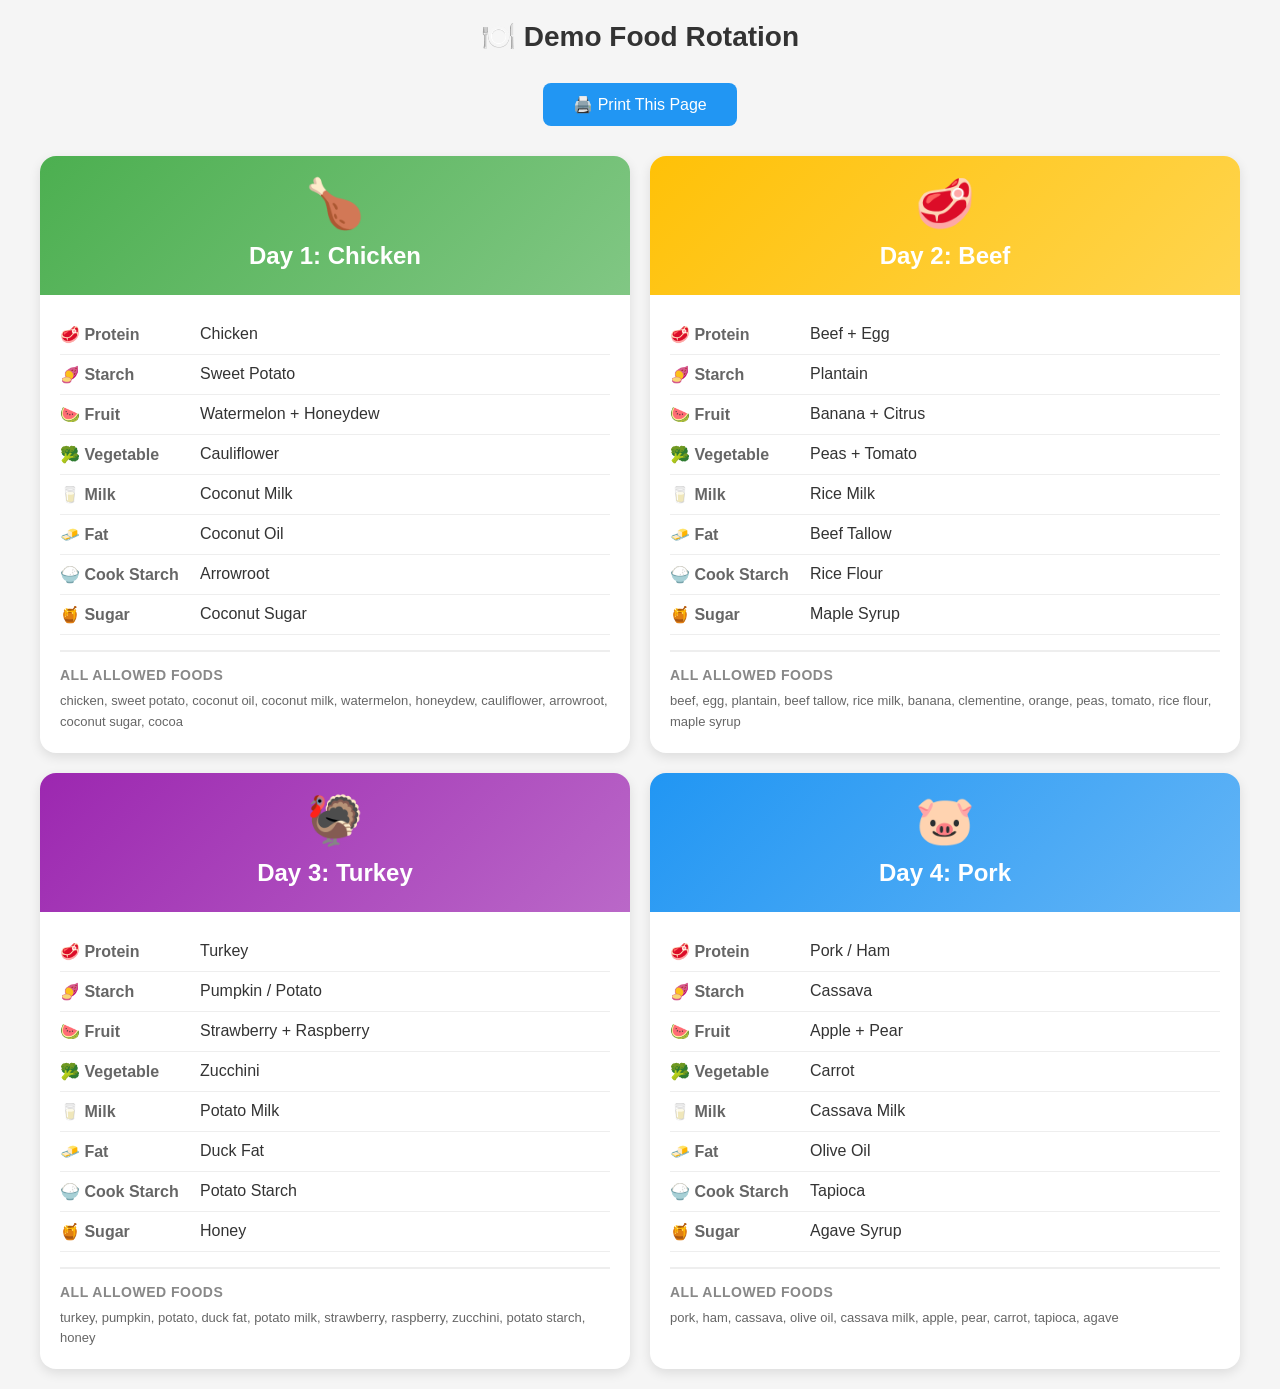
<file: print.html>
<!DOCTYPE html>
<html lang="en">

<head>
    <meta charset="UTF-8">
    <meta name="viewport" content="width=device-width, initial-scale=1.0">
    <title>Demo Food Rotation - Print Reference</title>
    <style>
        * {
            margin: 0;
            padding: 0;
            box-sizing: border-box;
        }

        body {
            font-family: -apple-system, BlinkMacSystemFont, 'Segoe UI', Roboto, sans-serif;
            background: #f5f5f5;
            padding: 20px;
            color: #333;
        }

        .container {
            max-width: 1200px;
            margin: 0 auto;
        }

        h1 {
            text-align: center;
            margin-bottom: 30px;
            color: #333;
            font-size: 28px;
        }

        .print-btn {
            display: block;
            margin: 0 auto 30px;
            padding: 12px 30px;
            background: #2196F3;
            color: white;
            border: none;
            border-radius: 8px;
            font-size: 16px;
            cursor: pointer;
            transition: background 0.2s;
        }

        .print-btn:hover {
            background: #1976D2;
        }

        .days-grid {
            display: grid;
            grid-template-columns: repeat(2, 1fr);
            gap: 20px;
        }

        .day-card {
            background: white;
            border-radius: 16px;
            overflow: hidden;
            box-shadow: 0 4px 12px rgba(0, 0, 0, 0.1);
            page-break-inside: avoid;
        }

        .day-header {
            padding: 20px;
            color: white;
            text-align: center;
        }

        .day-header h2 {
            font-size: 24px;
            margin-bottom: 5px;
        }

        .day-header .emoji {
            font-size: 48px;
            display: block;
            margin-bottom: 10px;
        }

        .day-content {
            padding: 20px;
        }

        .category {
            display: flex;
            padding: 10px 0;
            border-bottom: 1px solid #eee;
        }

        .category:last-child {
            border-bottom: none;
        }

        .category-label {
            font-weight: 600;
            width: 140px;
            flex-shrink: 0;
            color: #666;
        }

        .category-value {
            flex: 1;
            font-weight: 500;
            color: #333;
        }

        .allowed-foods {
            margin-top: 15px;
            padding-top: 15px;
            border-top: 2px solid #eee;
        }

        .allowed-foods h4 {
            font-size: 14px;
            color: #888;
            margin-bottom: 8px;
            text-transform: uppercase;
            letter-spacing: 0.5px;
        }

        .allowed-foods p {
            font-size: 13px;
            color: #666;
            line-height: 1.6;
        }

        /* Day-specific colors */
        .day-1 .day-header {
            background: linear-gradient(135deg, #4CAF50, #81C784);
        }

        .day-2 .day-header {
            background: linear-gradient(135deg, #FFC107, #FFD54F);
        }

        .day-3 .day-header {
            background: linear-gradient(135deg, #9C27B0, #BA68C8);
        }

        .day-4 .day-header {
            background: linear-gradient(135deg, #2196F3, #64B5F6);
        }

        /* Print styles */
        @media print {
            body {
                background: white;
                padding: 0;
            }

            .print-btn {
                display: none;
            }

            h1 {
                font-size: 22px;
                margin-bottom: 15px;
            }

            .days-grid {
                gap: 15px;
            }

            .day-card {
                box-shadow: none;
                border: 1px solid #ddd;
            }

            .day-header {
                padding: 12px;
                -webkit-print-color-adjust: exact;
                print-color-adjust: exact;
            }

            .day-header .emoji {
                font-size: 32px;
            }

            .day-header h2 {
                font-size: 18px;
            }

            .day-content {
                padding: 12px;
            }

            .category {
                padding: 6px 0;
            }

            .category-label {
                width: 100px;
                font-size: 12px;
            }

            .category-value {
                font-size: 12px;
            }

            .allowed-foods {
                margin-top: 10px;
                padding-top: 10px;
            }

            .allowed-foods h4 {
                font-size: 11px;
            }

            .allowed-foods p {
                font-size: 11px;
            }
        }

        @page {
            size: letter;
            margin: 0.5in;
        }
    </style>
</head>

<body>
    <div class="container">
        <h1>🍽️ Demo Food Rotation</h1>

        <button class="print-btn" onclick="window.print()">🖨️ Print This Page</button>

        <div class="days-grid">
            <!-- Day 1: Chicken -->
            <div class="day-card day-1">
                <div class="day-header">
                    <span class="emoji">🍗</span>
                    <h2>Day 1: Chicken</h2>
                </div>
                <div class="day-content">
                    <div class="category">
                        <span class="category-label">🥩 Protein</span>
                        <span class="category-value">Chicken</span>
                    </div>
                    <div class="category">
                        <span class="category-label">🍠 Starch</span>
                        <span class="category-value">Sweet Potato</span>
                    </div>
                    <div class="category">
                        <span class="category-label">🍉 Fruit</span>
                        <span class="category-value">Watermelon + Honeydew</span>
                    </div>
                    <div class="category">
                        <span class="category-label">🥦 Vegetable</span>
                        <span class="category-value">Cauliflower</span>
                    </div>
                    <div class="category">
                        <span class="category-label">🥛 Milk</span>
                        <span class="category-value">Coconut Milk</span>
                    </div>
                    <div class="category">
                        <span class="category-label">🧈 Fat</span>
                        <span class="category-value">Coconut Oil</span>
                    </div>
                    <div class="category">
                        <span class="category-label">🍚 Cook Starch</span>
                        <span class="category-value">Arrowroot</span>
                    </div>
                    <div class="category">
                        <span class="category-label">🍯 Sugar</span>
                        <span class="category-value">Coconut Sugar</span>
                    </div>
                    <div class="allowed-foods">
                        <h4>All Allowed Foods</h4>
                        <p>chicken, sweet potato, coconut oil, coconut milk, watermelon, honeydew, cauliflower,
                            arrowroot, coconut sugar, cocoa</p>
                    </div>
                </div>
            </div>

            <!-- Day 2: Beef -->
            <div class="day-card day-2">
                <div class="day-header">
                    <span class="emoji">🥩</span>
                    <h2>Day 2: Beef</h2>
                </div>
                <div class="day-content">
                    <div class="category">
                        <span class="category-label">🥩 Protein</span>
                        <span class="category-value">Beef + Egg</span>
                    </div>
                    <div class="category">
                        <span class="category-label">🍠 Starch</span>
                        <span class="category-value">Plantain</span>
                    </div>
                    <div class="category">
                        <span class="category-label">🍉 Fruit</span>
                        <span class="category-value">Banana + Citrus</span>
                    </div>
                    <div class="category">
                        <span class="category-label">🥦 Vegetable</span>
                        <span class="category-value">Peas + Tomato</span>
                    </div>
                    <div class="category">
                        <span class="category-label">🥛 Milk</span>
                        <span class="category-value">Rice Milk</span>
                    </div>
                    <div class="category">
                        <span class="category-label">🧈 Fat</span>
                        <span class="category-value">Beef Tallow</span>
                    </div>
                    <div class="category">
                        <span class="category-label">🍚 Cook Starch</span>
                        <span class="category-value">Rice Flour</span>
                    </div>
                    <div class="category">
                        <span class="category-label">🍯 Sugar</span>
                        <span class="category-value">Maple Syrup</span>
                    </div>
                    <div class="allowed-foods">
                        <h4>All Allowed Foods</h4>
                        <p>beef, egg, plantain, beef tallow, rice milk, banana, clementine, orange, peas, tomato, rice
                            flour,
                            maple syrup</p>
                    </div>
                </div>
            </div>

            <!-- Day 3: Turkey -->
            <div class="day-card day-3">
                <div class="day-header">
                    <span class="emoji">🦃</span>
                    <h2>Day 3: Turkey</h2>
                </div>
                <div class="day-content">
                    <div class="category">
                        <span class="category-label">🥩 Protein</span>
                        <span class="category-value">Turkey</span>
                    </div>
                    <div class="category">
                        <span class="category-label">🍠 Starch</span>
                        <span class="category-value">Pumpkin / Potato</span>
                    </div>
                    <div class="category">
                        <span class="category-label">🍉 Fruit</span>
                        <span class="category-value">Strawberry + Raspberry</span>
                    </div>
                    <div class="category">
                        <span class="category-label">🥦 Vegetable</span>
                        <span class="category-value">Zucchini</span>
                    </div>
                    <div class="category">
                        <span class="category-label">🥛 Milk</span>
                        <span class="category-value">Potato Milk</span>
                    </div>
                    <div class="category">
                        <span class="category-label">🧈 Fat</span>
                        <span class="category-value">Duck Fat</span>
                    </div>
                    <div class="category">
                        <span class="category-label">🍚 Cook Starch</span>
                        <span class="category-value">Potato Starch</span>
                    </div>
                    <div class="category">
                        <span class="category-label">🍯 Sugar</span>
                        <span class="category-value">Honey</span>
                    </div>
                    <div class="allowed-foods">
                        <h4>All Allowed Foods</h4>
                        <p>turkey, pumpkin, potato, duck fat, potato milk, strawberry, raspberry, zucchini, potato
                            starch, honey</p>
                    </div>
                </div>
            </div>

            <!-- Day 4: Pork -->
            <div class="day-card day-4">
                <div class="day-header">
                    <span class="emoji">🐷</span>
                    <h2>Day 4: Pork</h2>
                </div>
                <div class="day-content">
                    <div class="category">
                        <span class="category-label">🥩 Protein</span>
                        <span class="category-value">Pork / Ham</span>
                    </div>
                    <div class="category">
                        <span class="category-label">🍠 Starch</span>
                        <span class="category-value">Cassava</span>
                    </div>
                    <div class="category">
                        <span class="category-label">🍉 Fruit</span>
                        <span class="category-value">Apple + Pear</span>
                    </div>
                    <div class="category">
                        <span class="category-label">🥦 Vegetable</span>
                        <span class="category-value">Carrot</span>
                    </div>
                    <div class="category">
                        <span class="category-label">🥛 Milk</span>
                        <span class="category-value">Cassava Milk</span>
                    </div>
                    <div class="category">
                        <span class="category-label">🧈 Fat</span>
                        <span class="category-value">Olive Oil</span>
                    </div>
                    <div class="category">
                        <span class="category-label">🍚 Cook Starch</span>
                        <span class="category-value">Tapioca</span>
                    </div>
                    <div class="category">
                        <span class="category-label">🍯 Sugar</span>
                        <span class="category-value">Agave Syrup</span>
                    </div>
                    <div class="allowed-foods">
                        <h4>All Allowed Foods</h4>
                        <p>pork, ham, cassava, olive oil, cassava milk, apple, pear, carrot, tapioca, agave</p>
                    </div>
                </div>
            </div>
        </div>
    </div>
</body>

</html>
</file>
